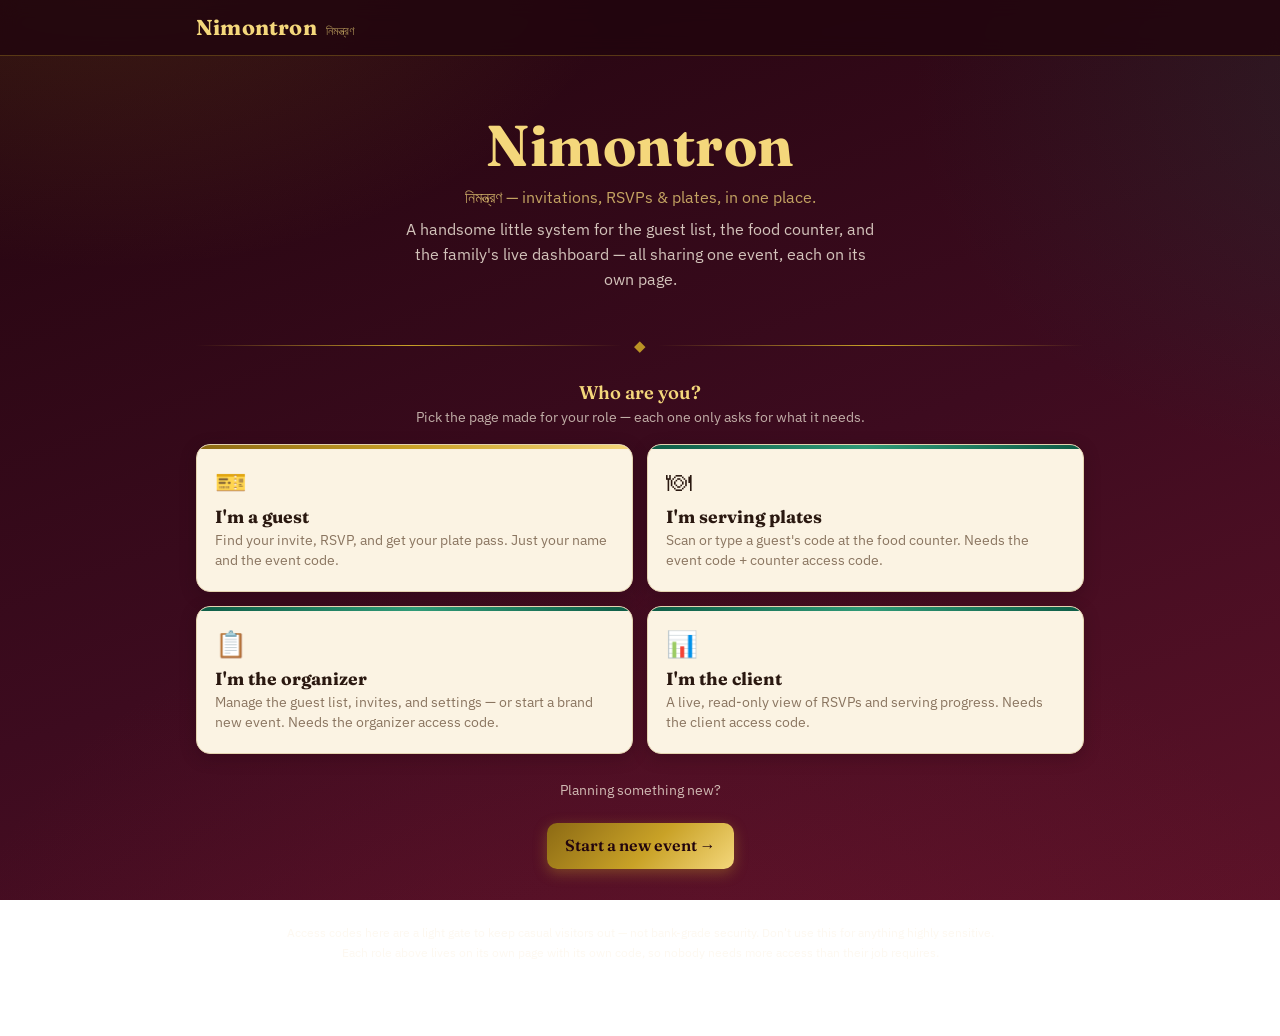
<file: index.html>
<!DOCTYPE html>
<html lang="en">
<head>
<meta charset="UTF-8" />
<meta name="viewport" content="width=device-width, initial-scale=1.0" />
<title>Nimontron — Event, Invite & Plate Manager</title>
<link rel="icon" href="data:image/svg+xml,%3Csvg xmlns='http://www.w3.org/2000/svg' viewBox='0 0 32 32'%3E%3Crect width='32' height='32' rx='7' fill='%233D0B1F'/%3E%3Cpath d='M16 6 L24 16 L16 26 L8 16 Z' fill='%23C9A227'/%3E%3C/svg%3E" />
<link rel="preconnect" href="https://fonts.googleapis.com">
<link href="https://fonts.googleapis.com/css2?family=Fraunces:opsz,wght@9..144,500;9..144,700&family=IBM+Plex+Sans:wght@400;500;600&family=IBM+Plex+Mono:wght@500;600&display=swap" rel="stylesheet">
<link rel="stylesheet" href="styles.css">
</head>
<body>

<div class="app-header">
  <div class="app-header-inner">
    <span class="brand">
      <span class="brand-mark">Nimontron</span>
      <span class="brand-script">নিমন্ত্রণ</span>
    </span>
  </div>
</div>

<div class="wrap">
  <div class="hero">
    <h1 class="hero-mark">Nimontron</h1>
    <p class="hero-script">নিমন্ত্রণ — invitations, RSVPs &amp; plates, in one place.</p>
    <p class="hero-tagline">A handsome little system for the guest list, the food counter, and the family's live dashboard — all sharing one event, each on its own page.</p>
  </div>

  <div class="divider"><span class="glyph">◆</span></div>

  <h2 style="text-align:center;font-family:'Fraunces',serif;color:var(--gold-soft);font-weight:600;font-size:1.15rem;margin:0 0 4px;">Who are you?</h2>
  <p style="text-align:center;color:rgba(251,243,227,0.7);font-size:0.88rem;margin:0 0 4px;">Pick the page made for your role — each one only asks for what it needs.</p>

  <div class="role-grid">
    <a class="role-card" href="guest.html">
      <div class="role-icon">🎫</div>
      <h3>I'm a guest</h3>
      <p>Find your invite, RSVP, and get your plate pass. Just your name and the event code.</p>
    </a>
    <a class="role-card staff" href="counter.html">
      <div class="role-icon">🍽</div>
      <h3>I'm serving plates</h3>
      <p>Scan or type a guest's code at the food counter. Needs the event code + counter access code.</p>
    </a>
    <a class="role-card staff" href="organizer.html">
      <div class="role-icon">📋</div>
      <h3>I'm the organizer</h3>
      <p>Manage the guest list, invites, and settings — or start a brand new event. Needs the organizer access code.</p>
    </a>
    <a class="role-card staff" href="client.html">
      <div class="role-icon">📊</div>
      <h3>I'm the client</h3>
      <p>A live, read-only view of RSVPs and serving progress. Needs the client access code.</p>
    </a>
  </div>

  <div class="cta-band">
    <p>Planning something new?</p>
    <a class="btn btn-primary" href="organizer.html" style="text-decoration:none; display:inline-block;">Start a new event →</a>
  </div>

  <p class="footnote">
    Access codes here are a light gate to keep casual visitors out — not bank-grade security. Don't use this for anything highly sensitive.<br/>
    Each role above lives on its own page with its own code, so nobody needs more access than their job requires.
  </p>
</div>

</body>
</html>
</file>
<file: styles.css>
/* ============================================================
   Nimontron — shared design system (bold jewel-tone wedding theme)
   Loaded by every page: index, guest, counter, organizer, client
   ============================================================ */

:root{
  --ink-1:#22050E; --ink-2:#3D0B1F; --ink-3:#5C1228; --ink-4:#7A1A35;
  --emerald:#0E5C46; --emerald-soft:#1C7A5E; --emerald-pale:#2F9A77;
  --gold-deep:#8C6A14; --gold:#C9A227; --gold-soft:#F4D77B;
  --ruby:#9C1F3D; --ruby-soft:#C1432E;
  --paper:#FBF3E3; --paper-line:#E4D3B0;
  --text-on-paper:#2A1810; --muted:#8A7560;
  --shadow-1:0 4px 16px rgba(34,5,14,0.28);
  --shadow-2:0 10px 30px rgba(34,5,14,0.38);
  --radius:14px;
}
*{box-sizing:border-box;}
@media (prefers-reduced-motion: reduce){ *{ transition:none !important; animation:none !important; scroll-behavior:auto !important; } }
html{ scroll-behavior:smooth; }
body{
  margin:0; min-height:100vh; color:var(--paper); font-family:'IBM Plex Sans', sans-serif;
  background:
    radial-gradient(900px 600px at 8% -10%, rgba(201,162,39,0.16), transparent 60%),
    radial-gradient(900px 700px at 110% 10%, rgba(14,92,70,0.22), transparent 55%),
    radial-gradient(1200px 900px at 50% 120%, rgba(156,31,61,0.18), transparent 60%),
    linear-gradient(160deg, var(--ink-1), var(--ink-2) 55%, var(--ink-3));
  background-attachment:fixed;
}
img,video{ max-width:100%; }
.wrap{ max-width:920px; margin:0 auto; padding:0 16px 60px; }

/* ---------- App header (sticky, shared chrome) ---------- */
.app-header{
  position:sticky; top:0; z-index:40;
  background:rgba(34,5,14,0.82); backdrop-filter:blur(10px); -webkit-backdrop-filter:blur(10px);
  border-bottom:1px solid rgba(201,162,39,0.32);
}
.app-header-inner{
  max-width:920px; margin:0 auto; padding:14px 16px;
  display:flex; align-items:center; justify-content:space-between; gap:12px; flex-wrap:wrap;
}
.brand{ display:flex; align-items:baseline; gap:9px; text-decoration:none; color:inherit; }
.brand-mark{ font-family:'Fraunces', serif; font-weight:700; font-size:1.35rem; color:var(--gold-soft); letter-spacing:0.2px; }
.brand-script{ font-size:0.78rem; color:rgba(244,215,123,0.65); }
.header-meta{ display:flex; flex-direction:column; align-items:flex-end; gap:6px; }
.header-event-name{ font-family:'Fraunces', serif; font-weight:600; font-size:1.05rem; color:var(--paper); margin:0; text-align:right; }
.role-badge{
  font-family:'IBM Plex Mono', monospace; font-size:0.68rem; font-weight:600; letter-spacing:0.06em; text-transform:uppercase;
  color:var(--ink-1); background:linear-gradient(135deg, var(--gold-soft), var(--gold)); padding:3px 10px; border-radius:20px; white-space:nowrap;
}
.tally-chip{
  font-family:'IBM Plex Mono', monospace; font-size:0.85rem; color:var(--gold-soft);
  background:rgba(201,162,39,0.14); border:1px solid rgba(201,162,39,0.4); padding:5px 12px; border-radius:20px; white-space:nowrap;
}
.header-links{ display:flex; gap:8px; flex-wrap:wrap; }
.sync-banner{ font-size:0.72rem; color:var(--gold-soft); }
.sync-banner .mini-btn{ background:var(--gold-soft); color:var(--ink-1); border:none; }
@media (max-width:560px){
  .app-header-inner{ flex-direction:column; align-items:flex-start; }
  .header-meta{ align-items:flex-start; width:100%; }
  .header-event-name{ text-align:left; }
  .header-links{ width:100%; }
}

/* ---------- Hero (landing) ---------- */
.hero{ text-align:center; padding:54px 16px 18px; }
.hero-mark{ font-family:'Fraunces', serif; font-weight:700; font-size:clamp(2.4rem,7vw,3.6rem); color:var(--gold-soft); margin:0; letter-spacing:0.5px; }
.hero-script{ font-size:1rem; color:rgba(244,215,123,0.75); margin:6px 0 4px; }
.hero-tagline{ color:rgba(251,243,227,0.8); font-size:1rem; max-width:480px; margin:10px auto 0; line-height:1.55; }

/* ---------- Decorative divider ---------- */
.divider{ display:flex; align-items:center; gap:12px; margin:26px 0; }
.divider::before, .divider::after{ content:''; flex:1; height:1px; background:linear-gradient(90deg, transparent, var(--gold), transparent); }
.divider .glyph{ color:var(--gold); font-size:0.95rem; opacity:0.9; }

/* ---------- Role chooser (landing) ---------- */
.role-grid{ display:grid; grid-template-columns:repeat(2,1fr); gap:14px; margin:18px 0; }
.role-card{
  display:block; text-decoration:none; color:inherit; background:var(--paper); color:var(--text-on-paper);
  border-radius:var(--radius); padding:20px 18px; border:1px solid var(--paper-line); box-shadow:var(--shadow-1);
  transition:transform 0.18s ease, box-shadow 0.18s ease; position:relative; overflow:hidden;
}
.role-card::before{ content:''; position:absolute; inset:0 0 auto 0; height:4px; background:linear-gradient(90deg, var(--gold-deep), var(--gold), var(--gold-soft)); }
.role-card:hover{ transform:translateY(-3px); box-shadow:var(--shadow-2); }
.role-card:focus-visible{ outline:2px solid var(--gold-soft); outline-offset:3px; }
.role-card .role-icon{ font-size:1.6rem; }
.role-card h3{ font-family:'Fraunces', serif; margin:8px 0 4px; font-size:1.1rem; }
.role-card p{ margin:0; font-size:0.86rem; color:var(--muted); line-height:1.45; }
.role-card.staff::before{ background:linear-gradient(90deg, var(--emerald), var(--emerald-pale), var(--emerald)); }
@media (max-width:600px){ .role-grid{ grid-template-columns:1fr; } }

.cta-band{ text-align:center; padding:8px 0 30px; }
.cta-band p{ color:rgba(251,243,227,0.75); font-size:0.9rem; margin:0 0 12px; }

/* ---------- Panels / forms ---------- */
.panel{
  background:var(--paper); color:var(--text-on-paper); border-radius:var(--radius); padding:20px 20px 22px;
  margin-bottom:18px; border:1px solid var(--paper-line); box-shadow:var(--shadow-1);
}
.panel h2{ font-family:'Fraunces', serif; margin:0 0 4px; font-size:1.18rem; }
.panel .hint{ color:var(--muted); font-size:0.88rem; margin:0 0 16px; line-height:1.5; }
.small{ font-size:0.82rem; } .muted{ color:var(--muted); }
label{ display:block; font-size:0.76rem; font-weight:600; text-transform:uppercase; letter-spacing:0.05em; color:var(--muted); margin:10px 0 4px; }
.text-input, select, textarea{
  width:100%; font-family:'IBM Plex Sans', sans-serif; font-size:1rem; padding:11px 12px; border-radius:9px;
  border:1.5px solid var(--paper-line); background:#fff; color:var(--text-on-paper); min-height:44px;
}
.text-input:focus, select:focus, textarea:focus{ outline:2px solid var(--gold); outline-offset:1px; border-color:var(--gold); }
textarea{ resize:vertical; min-height:84px; font-family:'IBM Plex Mono', monospace; font-size:0.85rem; }
.row{ display:flex; gap:10px; flex-wrap:wrap; } .row > *{ flex:1; min-width:140px; }

/* ---------- Buttons ---------- */
.btn{
  font-family:'Fraunces', serif; font-weight:600; font-size:1rem; cursor:pointer; border:none; border-radius:10px;
  padding:12px 18px; margin-top:12px; background:var(--ink-2); color:var(--gold-soft); min-height:46px;
  transition:transform 0.15s ease, box-shadow 0.15s ease, background 0.15s ease;
}
.btn:hover{ background:var(--ink-3); transform:translateY(-1px); }
.btn:focus-visible{ outline:2px solid var(--gold-soft); outline-offset:2px; }
.btn-primary{
  background:linear-gradient(135deg, var(--gold-deep), var(--gold) 55%, var(--gold-soft));
  color:var(--ink-1); box-shadow:0 4px 14px rgba(201,162,39,0.35);
}
.btn-primary:hover{ box-shadow:0 7px 20px rgba(201,162,39,0.45); }
.btn-warn{ background:linear-gradient(135deg, var(--ruby), var(--ruby-soft)); color:#fff; }
.btn-warn:hover{ box-shadow:0 7px 18px rgba(156,31,61,0.4); }
.mini-btn{
  font-family:'IBM Plex Sans'; font-size:0.78rem; font-weight:600; padding:8px 12px; border-radius:8px;
  border:1px solid var(--paper-line); background:#fff; cursor:pointer; min-height:38px;
}
.mini-btn:disabled{ opacity:0.4; cursor:not-allowed; } .mini-btn.ghost{ background:transparent; }
.mini-btn.danger{ color:var(--ruby); border-color:rgba(156,31,61,0.4); }
.mini-btn.gold{ border-color:var(--gold); color:var(--gold-deep); font-weight:700; }

.code-entry{ display:flex; gap:10px; flex-wrap:wrap; }
.code-entry input{ font-family:'IBM Plex Mono', monospace; font-size:1.25rem; letter-spacing:0.12em; text-transform:uppercase; text-align:center; }
.code-entry .btn{ flex:0 0 auto; }

/* ---------- Result / status feedback ---------- */
.result-card{ margin-top:14px; padding:14px 16px; border-radius:10px; font-size:0.95rem; line-height:1.55; }
.result-ok{ background:rgba(14,92,70,0.12); border:1.5px solid var(--emerald); color:#0E4536; }
.result-warn{ background:rgba(156,31,61,0.1); border:1.5px solid var(--ruby-soft); color:#6E1B30; }
.result-error{ background:rgba(138,117,96,0.14); border:1.5px solid var(--muted); color:var(--muted); }
.override-box{ margin-top:10px; display:flex; flex-direction:column; gap:8px; }
.override-box .text-input{ font-family:'IBM Plex Sans'; font-size:0.92rem; text-transform:none; letter-spacing:normal; text-align:left; }
.activity-row{ font-size:0.85rem; padding:8px 0; border-bottom:1px dashed var(--paper-line); }
.activity-row:last-child{ border-bottom:none; } .activity-override{ color:var(--ruby); }
.code-chip{ font-family:'IBM Plex Mono', monospace; font-weight:600; background:var(--ink-2); color:var(--gold-soft); padding:2px 8px; border-radius:6px; font-size:0.82rem; }
.code-chip.small{ font-size:0.75rem; padding:1px 6px; }
.lookup-row{ display:flex; justify-content:space-between; align-items:center; padding:8px 0; border-bottom:1px dashed var(--paper-line); font-size:0.88rem; gap:8px; flex-wrap:wrap; }
.lookup-row-right{ display:flex; align-items:center; gap:8px; flex-wrap:wrap; }
.status-pill{ font-size:0.72rem; font-weight:600; padding:3px 10px; border-radius:14px; border:1.3px solid var(--gold); color:#7A5A1E; white-space:nowrap; }
.status-pill.pill-served{ background:rgba(14,92,70,0.16); border-color:var(--emerald); color:#0E4536; }
.status-pill.pill-pending{ background:rgba(201,162,39,0.12); }
.status-pill.pill-declined{ background:rgba(156,31,61,0.14); border-color:var(--ruby); color:#6E1B30; }
.status-pill.pill-maybe{ background:rgba(138,117,96,0.15); border-color:var(--muted); color:var(--muted); }

/* ---------- Guest ticket rows (organizer guest list) ---------- */
.ticket-row{ display:flex; align-items:center; background:#fff; border:1px solid var(--paper-line); border-radius:12px; margin-bottom:9px; overflow:hidden; box-shadow:0 2px 8px rgba(34,5,14,0.06); }
.ticket-main{ flex:1; padding:12px 14px; min-width:0; } .ticket-name{ font-weight:700; font-family:'Fraunces', serif; }
.ticket-sub{ font-size:0.8rem; color:var(--muted); margin-top:3px; }
.ticket-perf{ width:0; border-left:2px dashed var(--paper-line); align-self:stretch; position:relative; }
.ticket-perf::before, .ticket-perf::after{ content:''; position:absolute; left:-7px; width:14px; height:14px; border-radius:50%; background:var(--ink-2); }
.ticket-perf::before{ top:-7px; } .ticket-perf::after{ bottom:-7px; }
.ticket-stub{ padding:12px 14px; display:flex; align-items:center; gap:10px; flex-wrap:wrap; background:#FBF7EE; }
.ticket-actions{ display:flex; gap:6px; flex-wrap:wrap; }
@media (max-width:600px){
  .ticket-row{ flex-direction:column; align-items:stretch; }
  .ticket-perf{ border-left:none; border-top:2px dashed var(--paper-line); height:0; width:auto; }
  .ticket-perf::before{ left:-7px; top:-7px; } .ticket-perf::after{ left:auto; right:-7px; top:-7px; bottom:auto; }
}
.empty-note{ color:var(--muted); font-size:0.9rem; padding:18px 0; text-align:center; }

/* ---------- Stat cards / bars ---------- */
.big-stats{ display:grid; grid-template-columns:repeat(3,1fr); gap:10px; margin-bottom:6px; }
.stat-card{ background:#fff; border:1px solid var(--paper-line); border-radius:12px; padding:16px 10px; text-align:center; box-shadow:0 2px 8px rgba(34,5,14,0.05); }
.stat-num{ font-family:'Fraunces', serif; font-weight:700; font-size:1.5rem; color:var(--ink-2); }
.stat-label{ font-size:0.72rem; color:var(--muted); margin-top:3px; text-transform:uppercase; letter-spacing:0.03em; }
@media (max-width:480px){ .big-stats{ grid-template-columns:1fr; } }
.section-title{ font-family:'Fraunces', serif; font-size:1.05rem; margin:22px 0 10px; color:var(--text-on-paper); }
.type-bar-row{ display:flex; align-items:center; gap:10px; margin-bottom:8px; font-size:0.88rem; }
.type-bar-label{ width:110px; flex:0 0 auto; }
.type-bar-track{ flex:1; height:10px; background:var(--paper-line); border-radius:6px; overflow:hidden; }
.type-bar-fill{ height:100%; background:linear-gradient(90deg, var(--gold-deep), var(--gold)); }
.type-bar-num{ width:60px; text-align:right; font-family:'IBM Plex Mono', monospace; font-size:0.8rem; flex:0 0 auto; }
.override-row{ font-size:0.86rem; padding:8px 0; border-bottom:1px dashed var(--paper-line); } .override-row:last-child{ border-bottom:none; }
.settings-box{ margin-top:18px; padding-top:14px; border-top:1px dashed var(--paper-line); }
.footnote{ color:rgba(251,243,227,0.55); font-size:0.78rem; text-align:center; margin-top:24px; line-height:1.6; }
.share-link-row{ display:flex; align-items:center; gap:8px; padding:9px 0; border-bottom:1px dashed var(--paper-line); flex-wrap:wrap; }
.share-link-row:last-child{ border-bottom:none; }
.share-link-row code{ flex:1; min-width:0; overflow-wrap:anywhere; font-family:'IBM Plex Mono', monospace; font-size:0.78rem; background:rgba(138,117,96,0.08); padding:4px 8px; border-radius:6px; }

/* ---------- Pass card (the centerpiece) ---------- */
.pass-card{
  position:relative; padding:20px 20px 16px; max-width:380px; margin:0 auto; overflow:hidden; color:var(--text-on-paper);
  border-radius:16px; border:2px solid transparent;
  background:linear-gradient(var(--paper), var(--paper)) padding-box,
             linear-gradient(135deg, var(--gold-deep), var(--gold), var(--gold-soft)) border-box;
  box-shadow:var(--shadow-2);
}
.pass-seal{
  position:absolute; top:-16px; right:20px; width:42px; height:42px; border-radius:50%;
  background:radial-gradient(circle at 35% 30%, var(--ruby-soft), var(--ruby) 65%, #6E1226);
  box-shadow:0 4px 10px rgba(34,5,14,0.4); display:flex; align-items:center; justify-content:center;
  color:var(--gold-soft); font-family:'Fraunces',serif; font-weight:700; font-size:1.15rem;
}
.pass-ribbon{ display:inline-block; background:var(--ink-2); color:var(--gold-soft); font-family:'Fraunces',serif; font-weight:700; font-size:0.7rem; letter-spacing:0.08em; padding:5px 12px; border-radius:20px; text-transform:uppercase; }
.pass-couple{ font-family:'Fraunces',serif; font-size:1.1rem; margin:10px 0 12px; color:var(--ink-2); font-weight:700; }
.pass-body{ display:flex; gap:14px; align-items:center; } .pass-illustration{ flex:0 0 auto; text-align:center; }
.pass-caption{ font-size:0.68rem; color:var(--muted); font-style:italic; margin-top:2px; max-width:84px; line-height:1.3; }
.pass-info{ flex:1; min-width:0; } .pass-guest-name{ font-weight:700; font-size:1.08rem; font-family:'Fraunces', serif; }
.pass-guest-group{ font-size:0.8rem; color:var(--muted); margin-bottom:8px; }
.pass-code{ font-family:'IBM Plex Mono', monospace; font-size:1.6rem; font-weight:600; letter-spacing:0.1em; color:var(--ink-2); background:rgba(201,162,39,0.18); display:inline-block; padding:3px 11px; border-radius:7px; }
.pass-allotted{ font-size:0.78rem; color:var(--muted); margin-top:6px; }
.pass-fact{ margin-top:14px; padding:10px 12px; background:rgba(156,31,61,0.07); border-left:3px solid var(--ruby); border-radius:7px; font-size:0.85rem; line-height:1.45; }
.pass-tagline{ margin-top:10px; font-size:0.82rem; font-style:italic; color:var(--muted); text-align:center; }
.pass-footer{ margin-top:10px; font-size:0.72rem; text-align:center; color:var(--muted); border-top:1px dashed var(--paper-line); padding-top:8px; }
.pass-actions{ display:flex; gap:8px; flex-wrap:wrap; margin-top:14px; justify-content:center; }

/* ---------- Modal ---------- */
.modal-overlay{ position:fixed; inset:0; background:rgba(34,5,14,0.78); display:none; align-items:center; justify-content:center; padding:16px; z-index:60; overflow:auto; }
.modal-overlay.visible{ display:flex; }
.modal-box{ background:var(--paper); border-radius:16px; padding:20px; max-width:440px; width:100%; max-height:90vh; overflow:auto; position:relative; box-shadow:var(--shadow-2); }
.modal-close{ position:absolute; top:8px; right:10px; background:none; border:none; font-size:1.3rem; cursor:pointer; color:var(--muted); line-height:1; padding:6px; }
.modal-section{ margin-top:16px; padding-top:12px; border-top:1px dashed var(--paper-line); color:var(--text-on-paper); }
.modal-section h4{ font-family:'Fraunces', serif; font-size:0.95rem; margin:0 0 8px; }

/* ---------- Toast ---------- */
.toast-box{
  position:fixed; bottom:18px; left:50%; transform:translateX(-50%) translateY(20px);
  background:var(--ink-2); color:var(--gold-soft); padding:11px 20px; border-radius:30px; font-size:0.85rem;
  opacity:0; pointer-events:none; transition:opacity 0.25s, transform 0.25s; z-index:80; max-width:90vw; text-align:center;
  box-shadow:var(--shadow-2);
}
.toast-box.show{ opacity:1; transform:translateX(-50%) translateY(0); } .toast-box.error{ background:var(--ruby); color:#fff; }

/* ---------- In-page sub-nav (organizer page) ---------- */
.subnav{
  display:flex; gap:6px; flex-wrap:wrap; padding:8px 0 14px;
}
.subnav a{
  font-family:'IBM Plex Sans'; font-size:0.78rem; font-weight:600; color:var(--gold-soft);
  background:rgba(201,162,39,0.12); border:1px solid rgba(201,162,39,0.35); padding:7px 12px; border-radius:20px; text-decoration:none;
}
.subnav a:hover{ background:rgba(201,162,39,0.22); }

/* ---------- Print ---------- */
#printArea{ display:none; }
@media print{
  body *{ visibility:hidden; }
  #printArea, #printArea *{ visibility:visible; }
  #printArea{ display:block !important; position:absolute; top:0; left:0; width:100%; padding:20px; background:#fff; }
  .print-grid{ display:grid; grid-template-columns:1fr 1fr; gap:14px; } .pass-card{ break-inside:avoid; }
}
</file>
